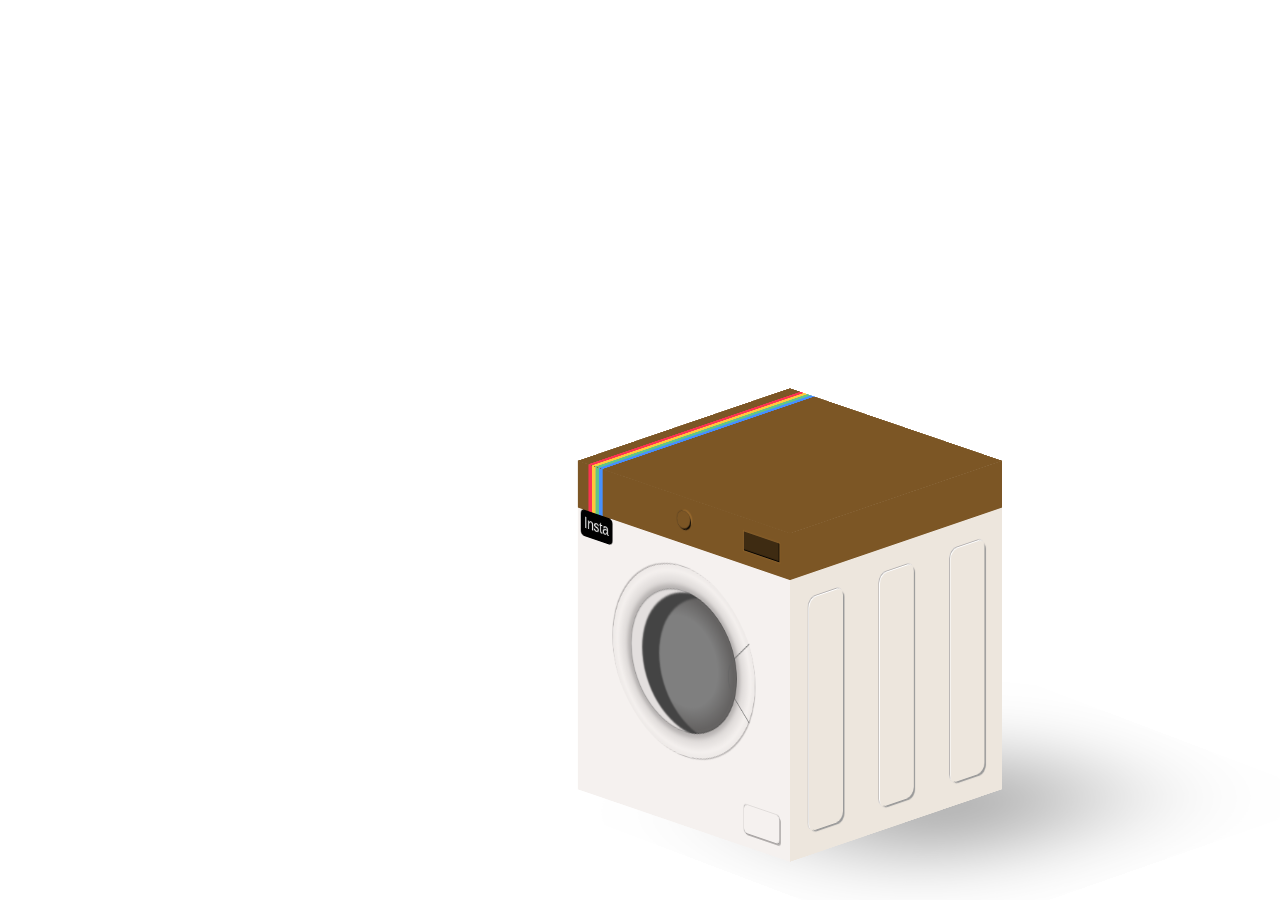
<file: animated_3d_insta_washer/index.html>
<!DOCTYPE html>
<html lang="en">

<head>
  <meta charset="UTF-8">
  <meta name="viewport" content="width=device-width, initial-scale=1.0">
  <title>Instagram Washer</title>
  <link rel="stylesheet" href="style.css">
</head>

<body>
  <div class="container">
    <div class="box">
      <div class="side-front">
        <span class="insta">Insta</span>
        <div class="circle"></div>
        <div class="rect"></div>
      </div>
      <div class="side-top"></div>
      <div class="side-right">
        <div></div>
      </div>
    </div>
  </div>
</body>

</html>
</file>
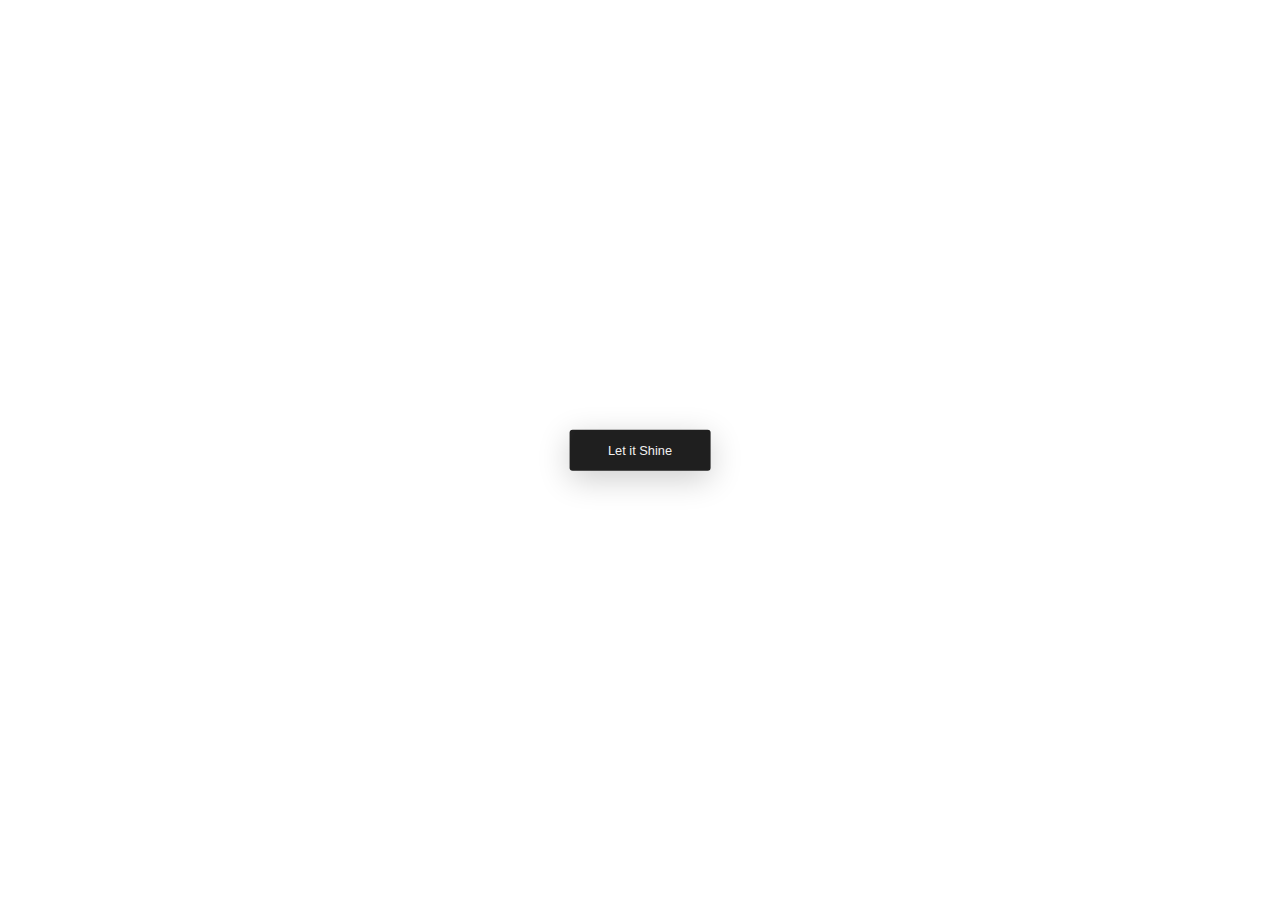
<file: button_shine/index.html>
<!DOCTYPE html>
<html lang="en">

<head>
  <meta charset="UTF-8">
  <meta name="viewport" content="width=device-width, initial-scale=1.0">
  <title>Button Shine</title>
  <link rel="stylesheet" href="style.css">
</head>

<body>
  <div class="shine">
    <button>Let it Shine</button>
  </div>
</body>

</html>
</file>
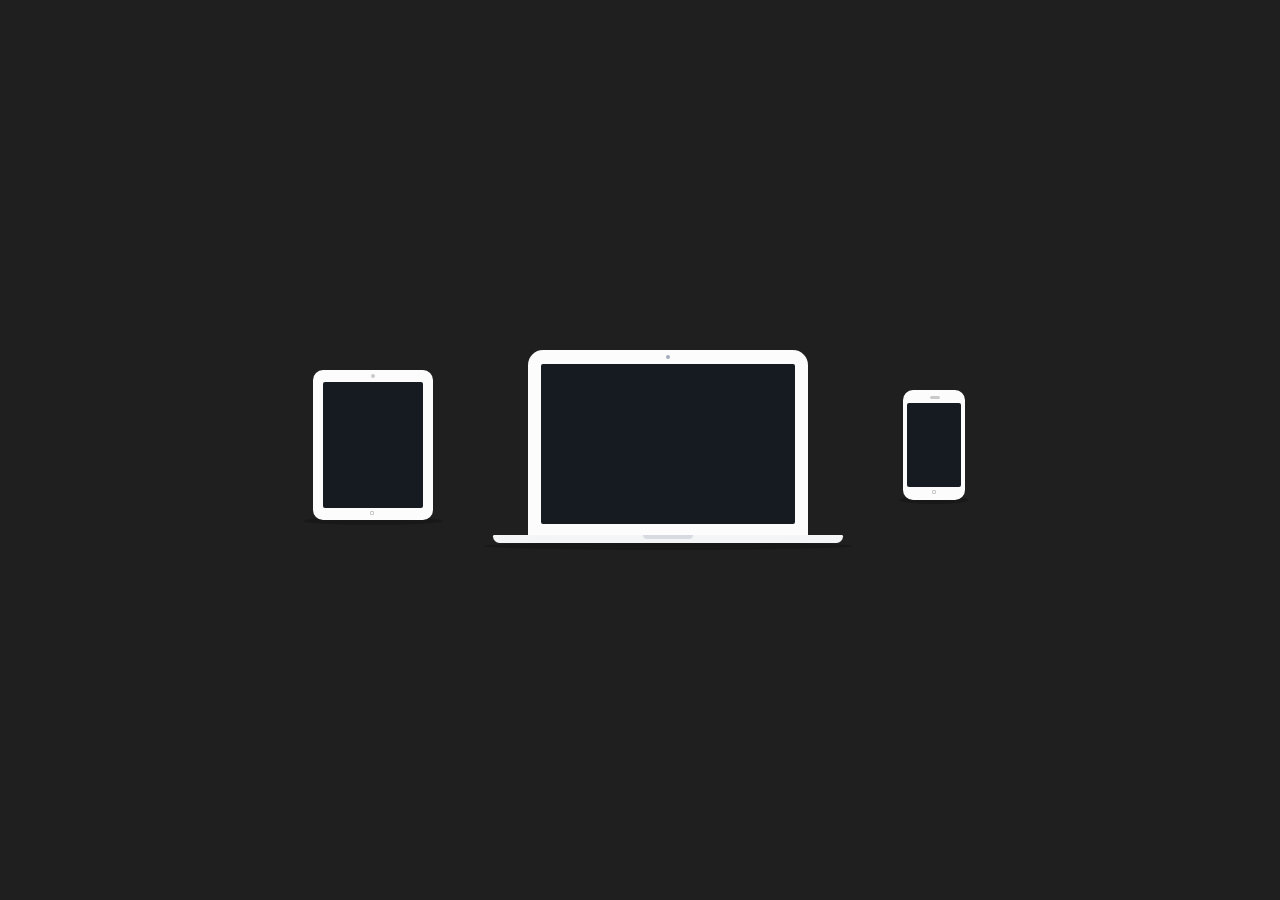
<file: devices/index.html>
<!DOCTYPE html>
<html lang="en">

<head>
  <meta charset="UTF-8">
  <meta name="viewport" content="width=device-width, initial-scale=1.0">
  <title>Devices</title>
  <link rel="stylesheet" href="style.css">
</head>

<body>
  <div class="devices">
    <div class="ipad">
      <div class="screen"></div>
    </div>
    <div class="laptop">
      <div class="screen"></div>
      <div class="keyboard"></div>
    </div>
    <div class="iphone">
      <div class="screen"></div>
    </div>
  </div>
</body>

</html>
</file>
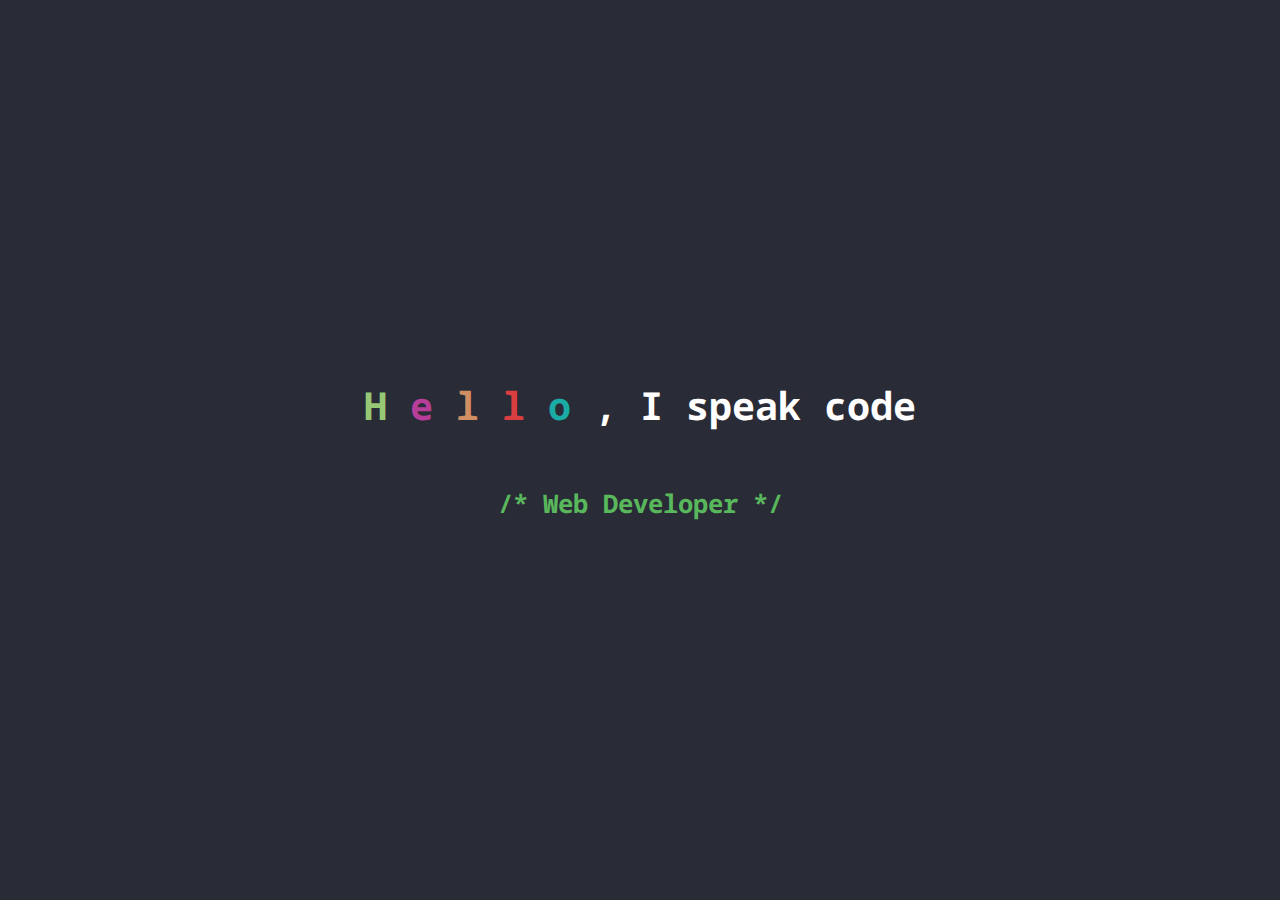
<file: hello,/index.html>
<!DOCTYPE html>
<html lang="en">

<head>
  <meta charset="UTF-8">
  <meta name="viewport" content="width=device-width, initial-scale=1.0">
  <title>HELLO</title>
  <link rel="stylesheet" href="https://fonts.googleapis.com/css?family=Droid+Sans+Mono">
  <link rel="stylesheet" href="style.css">
</head>

<body>
  <div class="code">
    <h1>
      <span>H</span>
      <span>e</span>
      <span>l</span>
      <span>l</span>
      <span>o</span>
      , I speak code
    </h1>
    <h2>/* Web Developer */</h2>
  </div>
</body>

</html>
</file>
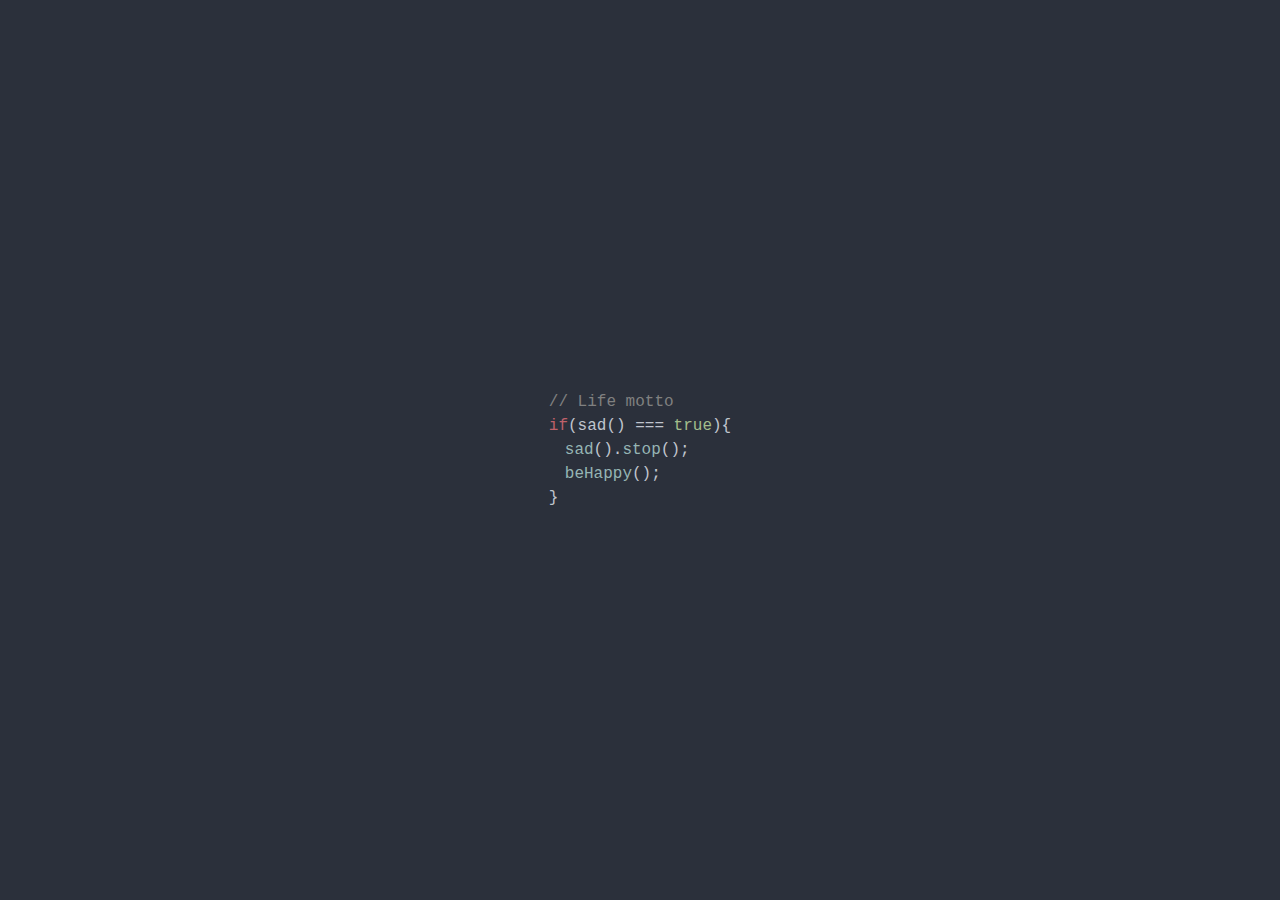
<file: life_motto/index.html>
<!DOCTYPE html>
<html lang="en">

<head>
  <meta charset="UTF-8">
  <meta name="viewport" content="width=device-width, initial-scale=1.0">
  <title>LIFE MOTTO</title>
  <link rel="stylesheet" href="style.css">
</head>

<body>
  <div>
    <span>// Life motto</span>
    <span>
      <span>if</span>(sad() === <span>true</span>){
    </span>
    <span>
      <span>sad</span>().<span>stop</span>();
    </span>
    <span>
      <span>beHappy</span>();
    </span>
    <span>}</span>
  </div>
</body>

</html>
</file>
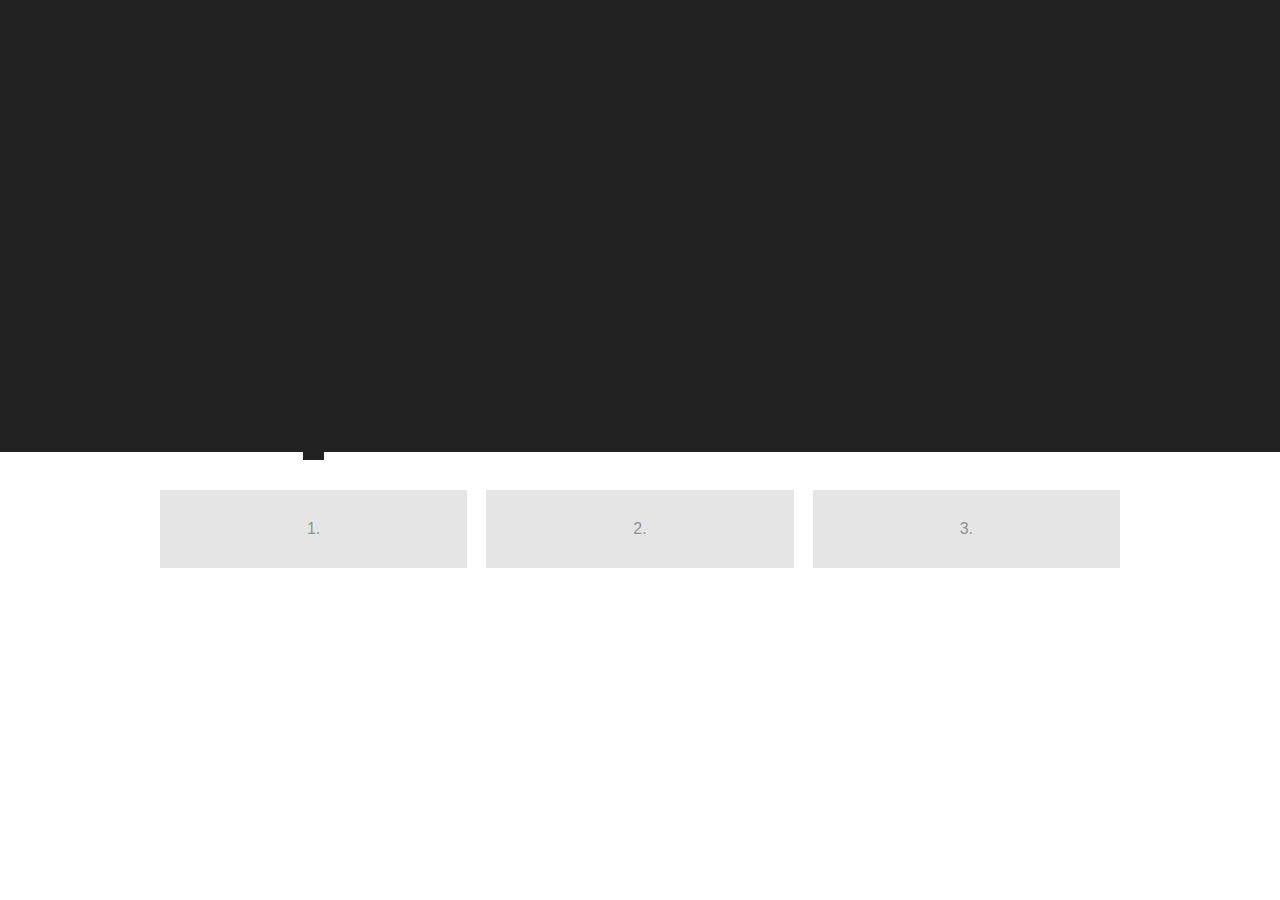
<file: slider_radio/index.html>
<!DOCTYPE html>
<html lang="en">

<head>
  <meta charset="UTF-8">
  <meta name="viewport" content="width=device-width, initial-scale=1.0">
  <title>Slider With Radio</title>
  <link rel="stylesheet" href="style.css">
</head>

<body>
  <input type="radio" name="box" id="box1" checked>
  <input type="radio" name="box" id="box2">
  <input type="radio" name="box" id="box3">

  <header>
    <div class="img1"></div>
    <div class="img2"></div>
    <div class="img3"></div>
    <div class="inner"></div>
  </header>

  <section>
    <div class="btnSel">
      <div class="inner">
        <div class="auswahl"></div>
      </div>
    </div>
    <div class="inner">
      <form action="#">
        <div class="sel">
          <label for="box1">
            1.
          </label>
          <label for="box2">
            2.
          </label>
          <label for="box3">
            3.
          </label>
        </div>
      </form>
    </div>
  </section>

  <script src="//cdnjs.cloudflare.com/ajax/libs/jquery/2.1.3/jquery.min.js"></script>
  <script>
    (function () {
      setInterval((function () {
        $("input").eq(($("input:checked").index() + 1) % 3).prop("checked", true);
      }), 8000);
    }).call(this);
  </script>
</body>

</html>
</file>
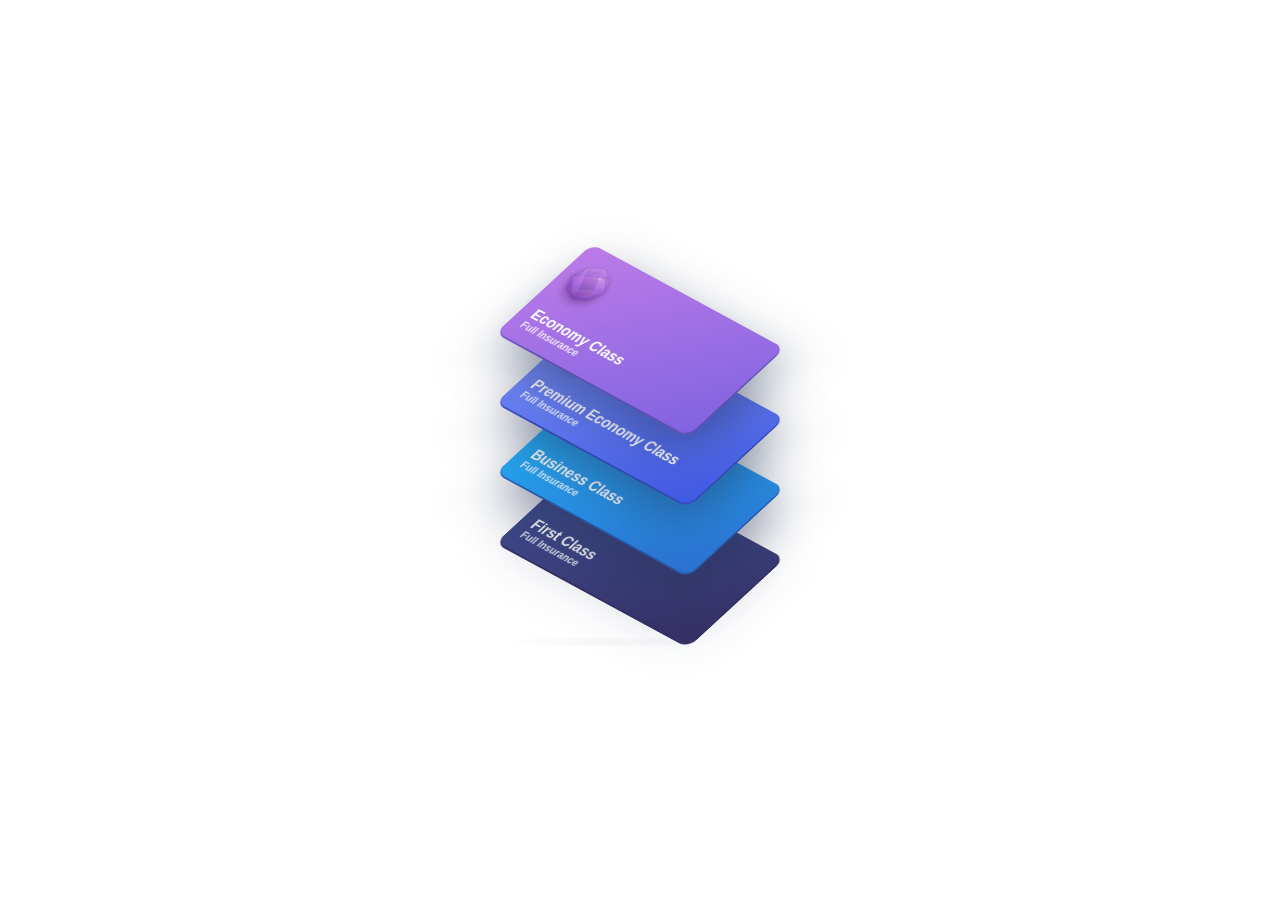
<file: tariff_card/index.html>
<!DOCTYPE html>
<html lang="en">

<head>
  <meta charset="UTF-8">
  <meta name="viewport" content="width=device-width, initial-scale=1.0">
  <title>TARIFF CARD</title>
  <link rel="stylesheet" href="style.css">
</head>

<body>
  <div class="tariffCards">
    <div class="economy">
      <img src="[data-uri]"
        alt="Economy" height="74">
      <h3>Economy Class</h3>
      <span>Full Insurance</span>
    </div>
    <div class="premiumeconomy">
      <img src="[data-uri]"
        alt="Premium Economy" height="74">
      <h3>Premium Economy Class</h3>
      <span>Full Insurance</span>
    </div>
    <div class="business">
      <img src="[data-uri]"
        alt="Business" height="74">
      <h3>Business Class</h3>
      <span>Full Insurance</span>
    </div>
    <div class="first">
      <img src="[data-uri]"
        alt="First" height="74">
      <h3>First Class</h3>
      <span>Full Insurance</span>
    </div>
  </div>
</body>

</html>
</file>
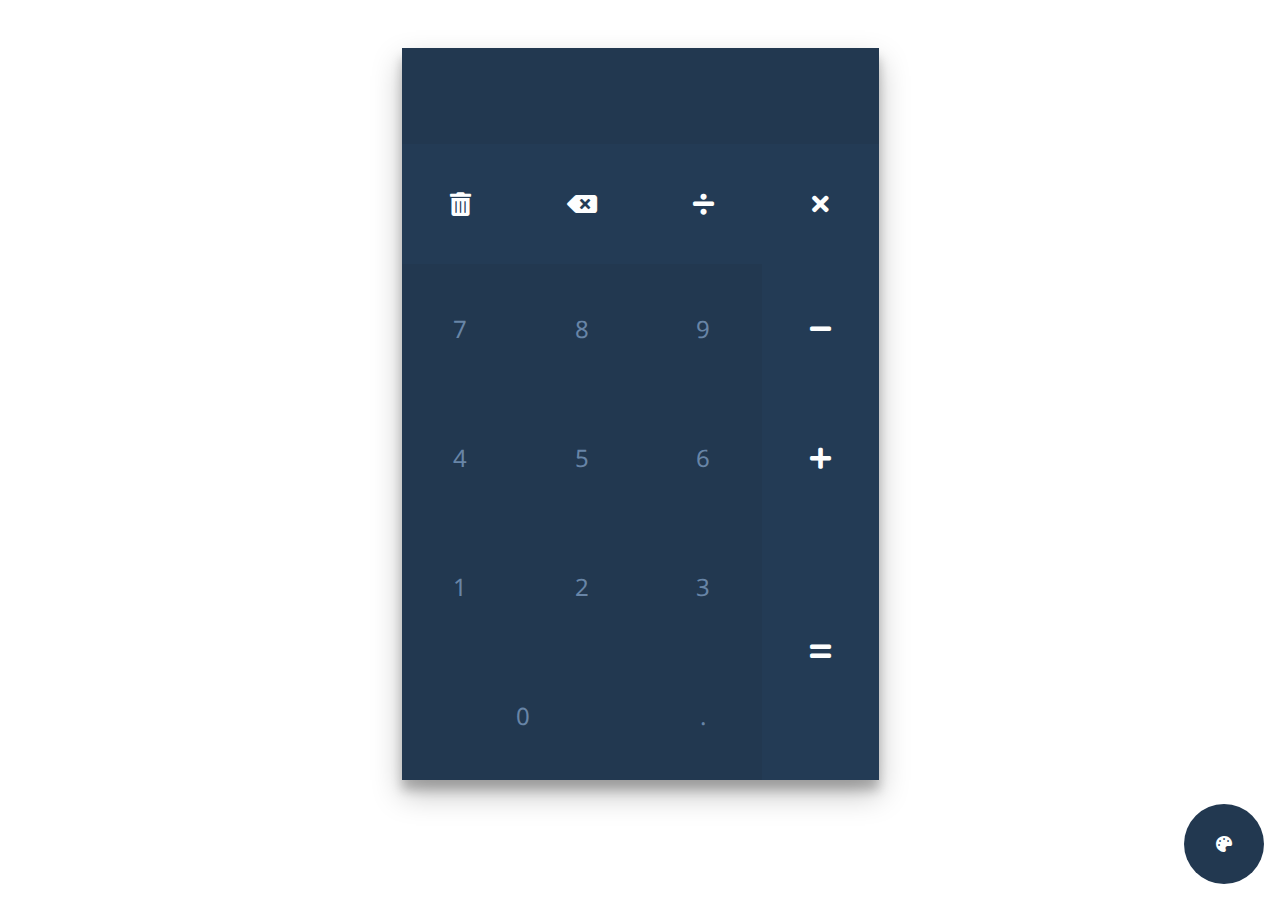
<file: ul_simple_calculator/index.html>
<!DOCTYPE html>
<html lang="en">

<head>
  <meta charset="UTF-8">
  <meta name="viewport" content="width=device-width, initial-scale=1.0">
  <title>UI Simple Calculator</title>
  <link rel="stylesheet" href="https://use.fontawesome.com/releases/v5.3.1/css/all.css">
  <link rel="stylesheet" href="style.css">
</head>

<body>
  <div class="main-container">
    <div class="calc-container">
      <div id="input" class=""></div>
      <div class="buttons-container">
        <div class="btn btn-operator" onclick="clearInput()"><i class="fas fa-trash-alt"></i></div>
        <div class="btn btn-operator" onclick="eraseNum()"><i class="fas fa-backspace"></i></div>
        <div class="btn btn-operator" onclick="insertNum('/')"><i class="fas fa-divide"></i></div>
        <div class="btn btn-operator" onclick="insertNum('*')"><i class="fas fa-times"></i></div>

        <div class="btn btn-num" onclick="insertNum(7)">7</div>
        <div class="btn btn-num" onclick="insertNum(8)">8</div>
        <div class="btn btn-num" onclick="insertNum(9)">9</div>
        <div class="btn btn-operator" onclick="insertNum('-')"><i class="fas fa-minus"></i></div>

        <div class="btn btn-num" onclick="insertNum(4)">4</div>
        <div class="btn btn-num" onclick="insertNum(5)">5</div>
        <div class="btn btn-num" onclick="insertNum(6)">6</div>
        <div class="btn btn-operator" onclick="insertNum('+')"><i class="fas fa-plus"></i></div>

        <div class="btn btn-num" onclick="insertNum(1)">1</div>
        <div class="btn btn-num" onclick="insertNum(2)">2</div>
        <div class="btn btn-num" onclick="insertNum(3)">3</div>
        <div class="btn btn-operator equal" onclick="equalTo()"><i class="fas fa-equals"></i></div>
        <div class="btn btn-num dot" onclick="insertNum(0)">0</div>
        <div class="btn btn-num" onclick="insertNum('.')">.</div>
      </div>
    </div>
  </div>

  <div id="color-change" class="btn"><i class="fas fa-palette"></i></div>
  <script src="app.js"></script>
</body>

</html>
</file>
<file: animated_3d_insta_washer/style.css>
*,
*::after,
*::before {
  margin: 0;
  padding: 0;
  box-sizing: border-box;
}

body {
  font-family: sans-serif;
  text-align: center;
  overflow: hidden;
}

span {
  display: block;
  position: absolute;
}

.container {
  width: 300px;
  height: 350px;
  top: 50%;
  left: 50%;
  display: block;
  position: absolute;
  perspective: 100%;
  animation: washing 0.1s linear infinite alternate;
}

@keyframes washing {
  from {
    transform: rotate(1deg) translate(-50%, -50%);
  }
  to {
    transform: rotate(-1deg) translate(-50%, -50%);
  }
}

.container:before {
  content: "";
  bottom: -68px;
  right: -25px;
  width: 100%;
  height: 40%;
  display: block;
  position: absolute;
  box-shadow: 150px -40px 150px 0 rgba(0, 0, 0, 0.4);
  transform: rotateX(60deg) skewX(-55deg) skewY(20deg);
}

.box {
  width: 100%;
  height: 100%;
  display: block;
  position: relative;
  transform-style: preserve-3d;
  transform: rotateX(-20deg) rotateY(-45deg);
}

[class*="side-"] {
  display: block;
  position: absolute;
}

.side-front {
  background-color: #f5f1ef;
  background-image: linear-gradient(90deg, #fd3352 100%, rgba(0, 0, 0, 0)),
    linear-gradient(90deg, #ffc93b 100%, rgba(0, 0, 0, 0)),
    linear-gradient(90deg, #63c486 100%, rgba(0, 0, 0, 0)),
    linear-gradient(90deg, #4690ff 100%, rgba(0, 0, 0, 0)),
    linear-gradient(0deg, #7c5625 100%, rgba(0, 0, 0, 0));
  background-position: 15px top, 20px top, 25px top, 30px top, left top;
  background-repeat: no-repeat;
  background-size: 5px 50px, 5px 50px, 5px 50px, 5px 50px, 100% 50px;
  width: 100%;
  height: 100%;
  transform: translate3d(0, 0, 150px);
}

.side-front:before,
.side-front:after {
  content: "";
  height: 20px;
  top: 15px;
  display: block;
  position: absolute;
}

.side-front:before {
  width: 20px;
  left: 50%;
  border-radius: 50%;
  transform: translate(-50%, 0);
  box-shadow: inset -2px -2px 1px -1px #000, 0 0 1px 0 #222,
    3px -3px 1px -1px #96682d;
}

.side-front:after {
  background: rgba(0, 0, 0, 0.5);
  width: 50px;
  right: 15px;
  box-shadow: inset -2px -2px 1px -1px #000, 0 0 1px 0 #222, 0 0 1px 1px #96682d;
}

.insta {
  background: #000;
  padding: 5px;
  top: 50px;
  left: 4px;
  color: #fff;
  border-radius: 5px;
}

.circle {
  background: radial-gradient(
    circle,
    #fff,
    #fff,
    #fff,
    rgba(182, 178, 177, 0.7),
    #f5f1ef,
    #f5f1ef,
    #f5f1ef
  );
  width: 200px;
  height: 200px;
  top: 50%;
  left: 50%;
  display: block;
  position: absolute;
  border-radius: 50%;
  transform: translate(-50%, -50%);
  box-shadow: inset 0 0 4px 4px #eeeae8, 2px 2px 1px -1px #b6b2b1,
    -2px -2px 1px -1px #b6b2b1;
}

.circle:before,
.circle:after {
  content: "";
  top: 50%;
  display: block;
  position: absolute;
}

.circle:before {
  background-color: rgba(0, 0, 0, 0.5);
  background-image: radial-gradient(
      closest-side,
      rgba(225, 225, 225, 0.75) 80%,
      rgba(0, 0, 0, 0)
    ),
    radial-gradient(
      closest-side,
      rgba(225, 225, 225, 0.75) 80%,
      rgba(0, 0, 0, 0)
    ),
    radial-gradient(
      closest-side,
      rgba(225, 225, 225, 0.75) 80%,
      rgba(0, 0, 0, 0)
    ),
    radial-gradient(
      closest-side,
      rgba(225, 225, 225, 0.75) 80%,
      rgba(0, 0, 0, 0)
    ),
    radial-gradient(
      closest-side,
      rgba(225, 225, 225, 0.75) 80%,
      rgba(0, 0, 0, 0)
    );
  background-repeat: no-repeat;
  background-size: 25px 25px, 15px 20px, 5px 5px, 10px 10px, 20px 25px;
  width: 150px;
  height: 150px;
  left: 50%;
  border-radius: 50%;
  transform: translate(-50%, -50%);
  animation: buble 0.8s linear infinite;
  box-shadow: inset 0 0 2px 0 #333, inset 16px 0 2px 0 rgba(245, 241, 239, 0.9),
    inset 40px 0 2px 0 #444, 0 0 4px 4px #b6b2b1;
}

@keyframes buble {
  0% {
    background-position: 40px bottom, 75px bottom, 95px bottom, 55px bottom,
      105px bottom;
  }
  50% {
    background-position: 50px 80px, 85px 50px, 85px 70px, 45px 140px, 95px 110px;
  }
  100% {
    background-position: 35px top, 70px top, 105px top, 65px top, 115px top;
  }
}

.circle:after {
  width: 60px;
  height: 60px;
  right: -22px;
  border-radius: 0 100% 0 50%;
  box-shadow: inset 1px -1px 0 0 #666;
  transform: translate(0, -50%) rotate(45deg);
}

.rect {
  width: 50px;
  height: 30px;
  bottom: 15px;
  right: 15px;
  display: block;
  position: absolute;
  border-radius: 4px;
  box-shadow: 0 0 1px 0 #222, 2px 2px 0 0 #b6b2b1;
}

.side-top {
  background-color: #7c5625;
  background-image: linear-gradient(90deg, #fd3352 100%, rgba(0, 0, 0, 0)),
    linear-gradient(90deg, #ffc93b 100%, rgba(0, 0, 0, 0)),
    linear-gradient(90deg, #63c486 100%, rgba(0, 0, 0, 0)),
    linear-gradient(90deg, #4690ff 100%, rgba(0, 0, 0, 0));
  background-position: 15px top, 20px top, 25px top, 30px top;
  background-repeat: no-repeat;
  background-size: 5px 100%;
  width: 300px;
  height: 300px;
  box-shadow: 1px 1px 0 0 #7c5625;
  transform: rotateX(90deg) translate3d(0, 0, 150px);
}

.side-right {
  background: #ede6dd;
  width: 100%;
  height: 100%;
  box-shadow: inset 0 50px 0 0 #7c5625;
  transform: rotateY(90deg) translate3d(0, 0, 150px);
}

.side-right:before {
  background: #7c5625;
  content: "";
  width: 2px;
  height: 50px;
  top: 0;
  left: -1px;
  display: block;
  position: absolute;
}

.side-right div {
  width: 50px;
  height: 250px;
  top: 75px;
  left: 50%;
  display: block;
  position: absolute;
  border-radius: 10px;
  transform: translate(-50%, 0);
  box-shadow: inset 1px 1px 0 0 #b6b2b1, inset 2px 2px 0 0 #fff,
    3px 3px 1px -1px #999;
}

.side-right div:before,
.side-right div:after {
  content: "";
  width: 100%;
  height: 100%;
  top: 0;
  display: block;
  position: absolute;
  border-radius: 10px;
  box-shadow: inset 1px 1px 0 0 #b6b2b1, inset 2px 2px 0 0 #fff,
    3px 3px 1px -1px #999;
}

.side-right div:before {
  left: -100px;
}

.side-right div:after {
  right: -100px;
}
</file>
<file: button_shine/style.css>
*,
*::after,
*::before {
  margin: 0;
  padding: 0;
  box-sizing: border-box;
}

body {
  font-family: sans-serif;
}

button {
  position: relative;
  background: #1f1f1f;
  border: 0;
  padding: 1em 3em;
  border-radius: 3px;
  cursor: pointer;
  overflow: hidden;
  outline: none;
  font-size: 0.8rem;
  color: #f1f1f1;
  box-shadow: 0 8px 32px rgba(0, 0, 0, 0.2);
  transition: all 0.2s ease;
}

button::after {
  content: "";
  position: absolute;
  top: 0;
  left: -200%;
  width: 200%;
  height: 100%;
  transform: skewX(-20deg);
  background-image: linear-gradient(
    to right,
    transparent,
    rgba(255, 255, 255, 0.3),
    transparent
  );
}

button:hover::after {
  animation: shine 1.6s ease;
}

.shine {
  position: absolute;
  top: 50%;
  left: 50%;
  transform: translate(-50%, -50%);
}

@keyframes shine {
  100% {
    left: 200%;
  }
}
</file>
<file: devices/style.css>
*,
*::after,
*::before {
  margin: 0;
  padding: 0;
  box-sizing: border-box;
}

body {
  background: #1f1f1f;
  font-family: sans-serif;
  overflow: hidden;
}

.devices {
  position: absolute;
  top: 50%;
  left: 50%;
  margin: -100px 0 0 -327px;
}

/* MACBOOK */
.laptop {
  float: left;
  animation-duration: 1s;
  animation-name: bounceInDown;
}

.laptop .screen::before {
  content: "";
  position: absolute;
  border-radius: 50%;
  background: #a5adbd;
  height: 4px;
  width: 4px;
  margin: 5px 0 0 138px;
}

.laptop .screen {
  background: #fcfcfc;
  border-radius: 15px 15px 0 0;
  height: 185px;
  width: 280px;
  margin: 0 auto;
}

.laptop .screen::after {
  content: "";
  position: absolute;
  background: #161b21;
  height: 160px;
  width: 254px;
  border-radius: 2px;
  margin: 14px 0 0 13px;
}

.laptop .keyboard::before {
  content: "";
  position: absolute;
  background: rgba(0, 0, 0, 0.2);
  height: 8px;
  width: 370px;
  margin: 7px 0 0 -10px;
  z-index: -1;
  border-radius: 100%;
}

.laptop .keyboard {
  background: #f4f5f7;
  border-radius: 5px 5px 25px 25px;
  height: 8px;
  width: 350px;
  margin: 0 auto;
}

.laptop .keyboard::after {
  content: "";
  position: absolute;
  background: #d8dbe1;
  height: 4px;
  width: 50px;
  margin: 0 0 0 150px;
  border-radius: 0 0 8px 8px;
}

/* IPAD */
.ipad {
  background: #fcfcfc;
  border-radius: 10px;
  height: 150px;
  width: 120px;
  margin: 20px 60px 0 0;
  float: left;
  animation-duration: 1s;
  animation-name: bounceInLeft;
}

.ipad::before {
  content: "";
  position: absolute;
  background: rgba(0, 0, 0, 0.2);
  height: 8px;
  width: 140px;
  margin: 147px 0 0 -10px;
  z-index: -1;
  border-radius: 100%;
}

.ipad .screen {
  margin: 12px 0 0 10px;
  background: #161b21;
  border-radius: 2px;
  height: 126px;
  width: 100px;
}

.ipad .screen::before {
  content: "";
  position: absolute;
  background: rgba(0, 0, 0, 0.2);
  height: 4px;
  width: 4px;
  margin: -8px 0 0 48px;
  border-radius: 50%;
  z-index: 1;
}

.ipad .screen::after {
  content: "";
  position: absolute;
  height: 4px;
  width: 4px;
  border: 1px solid rgba(0, 0, 0, 0.2);
  margin: 129px 0 0 47px;
  border-radius: 1px;
  z-index: 1;
}

/* IPHONE */
.iphone {
  margin: 40px 0 0 60px;
  background: #fcfcfc;
  border-radius: 10px;
  height: 110px;
  width: 62px;
  float: left;
  animation-duration: 1s;
  animation-name: bounceInRight;
}

.iphone::before {
  content: "";
  position: absolute;
  background: rgba(0, 0, 0, 0.2);
  height: 8px;
  width: 70px;
  margin: 106px 0 0 -4px;
  z-index: -1;
  border-radius: 100%;
}

.iphone .screen {
  margin: 13px 0 0 4px;
  background: #161b21;
  border-radius: 2px;
  height: 84px;
  width: 54px;
}

.iphone .screen::before {
  content: "";
  position: absolute;
  background: rgba(0, 0, 0, 0.2);
  height: 3px;
  width: 10px;
  margin: -7px 0 0 23px;
  z-index: -1;
  border-radius: 3px;
  z-index: 1;
}

.iphone .screen::after {
  content: "";
  position: absolute;
  height: 4px;
  width: 4px;
  border: 1px solid rgba(0, 0, 0, 0.2);
  margin: 87px 0 0 25px;
  z-index: -1;
  border-radius: 1px;
  z-index: 1;
}

@keyframes bounceInDown {
  0% {
    opacity: 0;
    transform: translateY(-2000px);
  }

  60% {
    opacity: 1;
    transform: translateY(30px);
  }

  80% {
    transform: translateY(-10px);
  }

  100% {
    transform: translateY(0);
  }
}
@keyframes bounceInLeft {
  0% {
    opacity: 0;
    transform: translateX(-2000px);
  }

  60% {
    opacity: 1;
    transform: translateX(30px);
  }

  80% {
    transform: translateX(-10px);
  }

  100% {
    transform: translateX(0);
  }
}
@keyframes bounceInRight {
  0% {
    opacity: 0;
    transform: translateX(2000px);
  }

  60% {
    opacity: 1;
    transform: translateX(-30px);
  }

  80% {
    transform: translateX(10px);
  }

  100% {
    transform: translateX(0);
  }
}
</file>
<file: hello,/style.css>
*,
*::after,
*::before {
  box-sizing: border-box;
  margin: 0;
  padding: 0;
}

body {
  background: #292b36;
  font-family: "Droid Sans Mono", monospace;
}

.code {
  position: absolute;
  top: 50%;
  left: 50%;
  transform: translate(-50%, -50%);
  text-align: center;
}

h1 {
  position: relative;
  font-size: 3vw;
  color: #fff;
}

h1::after {
  content: "";
  height: 140%;
  width: 1px;
  background: transparent;
  position: absolute;
  display: block;
  right: -1vw;
  top: -20%;
  animation: blink 1.2s linear infinite;
}

h2 {
  margin-top: 10%;
  font-size: 2vw;
  color: #59b75c;
}

@keyframes blink {
  49% {
    background: transparent;
  }

  50% {
    background: #fff;
  }

  100% {
    background: #fff;
  }
}

span:first-child {
  color: #97c774;
}

span:nth-child(2) {
  color: #b63e98;
}

span:nth-child(3) {
  color: #d18e62;
}

span:nth-child(4) {
  color: #db3e41;
}

span:last-child {
  color: #1baba5;
}
</file>
<file: life_motto/style.css>
*,
*::after,
*::before {
  margin: 0;
  padding: 0;
  box-sizing: border-box;
}

body {
  background: #2b303b;
  color: #c0c5ce;
  font-family: "Courier New", Courier, monospace;
  font-size: 1rem;
  line-height: 1.5em;
}

div {
  position: absolute;
  top: 50%;
  left: 50%;
  transform: translate(-50%, -50%);
}

div > span {
  display: block;
}

div > span:first-child {
  color: gray;
}

div > span:nth-child(2) span:first-child {
  color: #bf616a;
}

div > span:nth-child(2) span:last-child {
  color: #a3be8c;
}

div > span:nth-child(3) span:first-child {
  color: #96b5b4;
  padding-left: 1em;
}

div > span:nth-child(3) span:last-child {
  color: #96b5b4;
}

div > span:nth-child(4) span {
  color: #96b5b4;
  padding-left: 1em;
}
</file>
<file: slider_radio/style.css>
*,
*::after,
*::before {
  margin: 0;
  padding: 0;
  box-sizing: border-box;
}

body {
  font-family: sans-serif;
}

.inner {
  max-width: 960px;
  margin: 0 auto;
  position: relative;
}
input[type="radio"] {
  display: none;
}
header {
  background-color: #222;
  height: 460px;
  position: fixed;
  width: 100%;
  top: 0;
  overflow: hidden;
}
header .img1,
header .img2,
header .img3 {
  position: absolute;
  top: 0;
  left: 0;
  right: 0;
  bottom: 0;
  background-repeat: no-repeat;
  background-position: center center;
  background-attachment: fixed;
  background-size: cover;
  transition: opacity 0.7s linear;
  filter: grayscale(60%);
}
section {
  margin-top: 460px;
  background: #fff;
  position: relative;
  z-index: 1;
  background: #fff;
  height: 180px;
}
section .btnSel {
  height: 8px;
  width: 100%;
  position: absolute;
  margin: -8px 0 0 0;
  overflow: hidden;
}
section .btnSel .auswahl {
  display: block;
  background: url("http://andreasstorm.com/lib/nav.png") no-repeat;
  height: 8px;
  width: 21px;
  background-size: 21px;
  transition: all 0.6s ease-out;
  box-shadow: 0 0 0 9999px #fff;
}
.sel {
  padding: 30px 0px;
}
.sel label {
  cursor: pointer;
  width: 32%;
  background: rgba(0, 0, 0, 0.1);
  color: rgba(0, 0, 0, 0.4);
  margin-right: 2%;
  float: left;
  text-align: center;
  padding: 30px 0px;
}
.sel label[for="box3"] {
  margin-right: 0%;
}
#box1:checked ~ header .img2,
#box2:checked ~ header .img3,
#box3:checked ~ header .img1,
#box1:checked ~ header .img3,
#box2:checked ~ header .img1,
#box3:checked ~ header .img2 {
  opacity: 0.6;
}
#box1:checked ~ section .auswahl {
  margin-left: calc(16% - 10.5px);
}
#box2:checked ~ section .auswahl {
  margin-left: calc(50% - 10.5px);
}
#box3:checked ~ section .auswahl {
  margin-left: calc(84% - 10.5px);
}
#box1:checked ~ header .img1 {
  background-image: url("https://31.media.tumblr.com/3afad829ce330a66b3bbb98831c1c393/tumblr_mx3tpto69r1st5lhmo1_1280.jpg");
  opacity: 1;
  filter: none;
}
#box2:checked ~ header .img2 {
  background-image: url("https://31.media.tumblr.com/4d1f173744a32bb4b35a2d5d0babff74/tumblr_mnh29fxz111st5lhmo1_1280.jpg");
  opacity: 1;
  filter: none;
}
#box3:checked ~ header .img3 {
  background-image: url("https://25.media.tumblr.com/a408ad9af259cf827ed4599d60bcb0a9/tumblr_myebwtELvb1st5lhmo1_1280.jpg");
  opacity: 1;
  filter: none;
}
</file>
<file: tariff_card/style.css>
*,
*::after,
*::before {
  margin: 0;
  padding: 0;
  box-sizing: border-box;
}

body {
  height: 100%;
  display: grid;
  font-family: sans-serif;
}

.tariffCards {
  position: absolute;
  top: 50%;
  left: 50%;
  margin: -180px 0 0 -140px;
  transform: translate3d(0, 0, 0);
  transform-style: preserve-3d;
}

.tariffCards::after {
  content: "";
  position: absolute;
  bottom: -27px;
  left: 5%;
  width: 65%;
  height: 10px;
  border-radius: 100%;
  background-image: radial-gradient(
    rgba(34, 50, 84, 0.04),
    rgba(34, 50, 84, 0)
  );
}

.tariffCards > div {
  position: relative;
  width: 280px;
  height: 140px;
  border-radius: 12px;
  color: #fff;
  transform: rotateX(45deg) rotateY(-15deg) rotate(45deg);
  transition: all 0.4s ease;
  overflow: hidden;
  cursor: pointer;
}

.tariffCards > div::after {
  content: "";
  position: absolute;
  top: -70px;
  left: 0;
  width: 200%;
  height: 200%;
  background-image: linear-gradient(
    60deg,
    rgba(255, 255, 255, 0) 20%,
    rgba(255, 255, 255, 0.1),
    rgba(255, 255, 255, 0) 80%
  );
  transform: translateX(-100%);
}

.tariffCards > div img {
  margin-top: 15px;
  pointer-events: none;
}

.tariffCards > div h3 {
  position: absolute;
  bottom: 28px;
  left: 15px;
  font-size: 1.1rem;
  font-weight: 800;
}

.tariffCards > div span {
  position: absolute;
  bottom: 15px;
  left: 15px;
  font-size: 0.75rem;
  font-weight: 600;
  opacity: 0.8;
}

.tariffCards > div.economy {
  margin-top: 0;
  z-index: 3;
  background-color: #8063e1;
  background-image: linear-gradient(135deg, #bd7be8, #8063e1);
  box-shadow: 20px 20px 60px rgba(34, 50, 84, 0.5), 1px 1px 0 1px #8063e1;
}

.tariffCards > div.premiumeconomy {
  margin-top: -70px;
  z-index: 2;
  background-color: #3f58e3;
  background-image: linear-gradient(135deg, #7f94fc, #3f58e3);
  box-shadow: 20px 20px 60px rgba(34, 50, 84, 0.5), 1px 1px 0 1px #3f58e3;
}

.tariffCards > div.business {
  margin-top: -70px;
  z-index: 1;
  background-color: #2c6fd1;
  background-image: linear-gradient(135deg, #21bbfe, #2c6fd1);
  box-shadow: 20px 20px 60px rgba(34, 50, 84, 0.5), 1px 1px 0 1px #2c6fd1;
}

.tariffCards > div.first {
  margin-top: -70px;
  background-color: #352f64;
  background-image: linear-gradient(135deg, #415197, #352f64);
  box-shadow: 5px 5px 60px rgba(34, 50, 84, 0.1), 1px 1px 0 1px #352f64;
}

.tariffCards > div:hover {
  transform: rotateX(30deg) rotateY(-15deg) rotate(30deg) translate(-25px, 50px);
}

.tariffCards > div:hover::after {
  transform: translateX(100%);
  transition: all 1.2s ease-in-out;
}
</file>
<file: ul_simple_calculator/style.css>
@import url("https://fonts.googleapis.com/css?family=Noto+Sans");

*,
*::after,
*::before {
  box-sizing: border-box;
  margin: 0;
  padding: 0;
}

body {
  font-family: "Noto Sans", sans-serif;
  transition: all 0.8s ease-in;
}

/* Grid */
.main-container {
  margin-top: 3em;
  display: flex;
  justify-content: center;
  align-items: center;
  width: 100%;
}

.calc-container {
  display: grid;
  box-shadow: 0 14px 28px rgba(0, 0, 0, 0.25), 0 10px 10px rgba(0, 0, 0, 0.22);
}

.dot {
  grid-column: span 2;
}

.equal {
  grid-row: span 2;
}

.buttons-container {
  display: grid;
  grid-template-columns: repeat(4, auto);
  text-align: center;
}

/* Input */
#input {
  width: 100%;
  padding-right: 10px;
  font-size: 3rem;
  text-align: right;
  height: 2em;
  display: flex;
  justify-content: flex-end;
  align-items: center;
  color: #fdfefe;
  background-color: #223850;
  transition: all 0.3s ease-in;
}

/* Btn's */
.btn {
  display: flex;
  justify-content: center;
  align-items: center;
  padding: 2em;
  font-size: 1.5rem;
  cursor: pointer;
  transition: all 0.3s ease-in;
}

.btn-num {
  background-color: #223850;
  color: #6885a7;
}

.btn-num:hover {
  background-color: #233b55;
}

.btn-operator {
  font-weight: bold;
  background-color: #233b55;
  color: #fdfefe;
}

#color-change {
  position: fixed;
  border-radius: 50%;
  bottom: 0;
  right: 0;
  font-size: 1rem;
  margin: 1em;
  transition: all 0.3 ease-in;
  background-color: #223850;
  color: #fdfefe;
}

#color-change:hover {
  background-color: #fdfefe;
  color: #233b55;
  box-shadow: 0 14px 28px rgba(0, 0, 0, 0.25), 0 10px 10px rgba(0, 0, 0, 0.22);
}

/* Color Modes */
.white-bg {
  background-color: #fdfefe !important;
}
.white-text {
  color: #fdfefe !important;
}
.blue-bg {
  background-color: #223850 !important;
}
.blue-text {
  color: #223850 !important;
}

/* Queries */
@media (max-width: 601px) {
  #color-change {
    position: relative;
    width: 25px;
    height: 25px;
    margin: 1em auto;
  }

  .btn {
    padding: 1em;
  }
}
</file>
